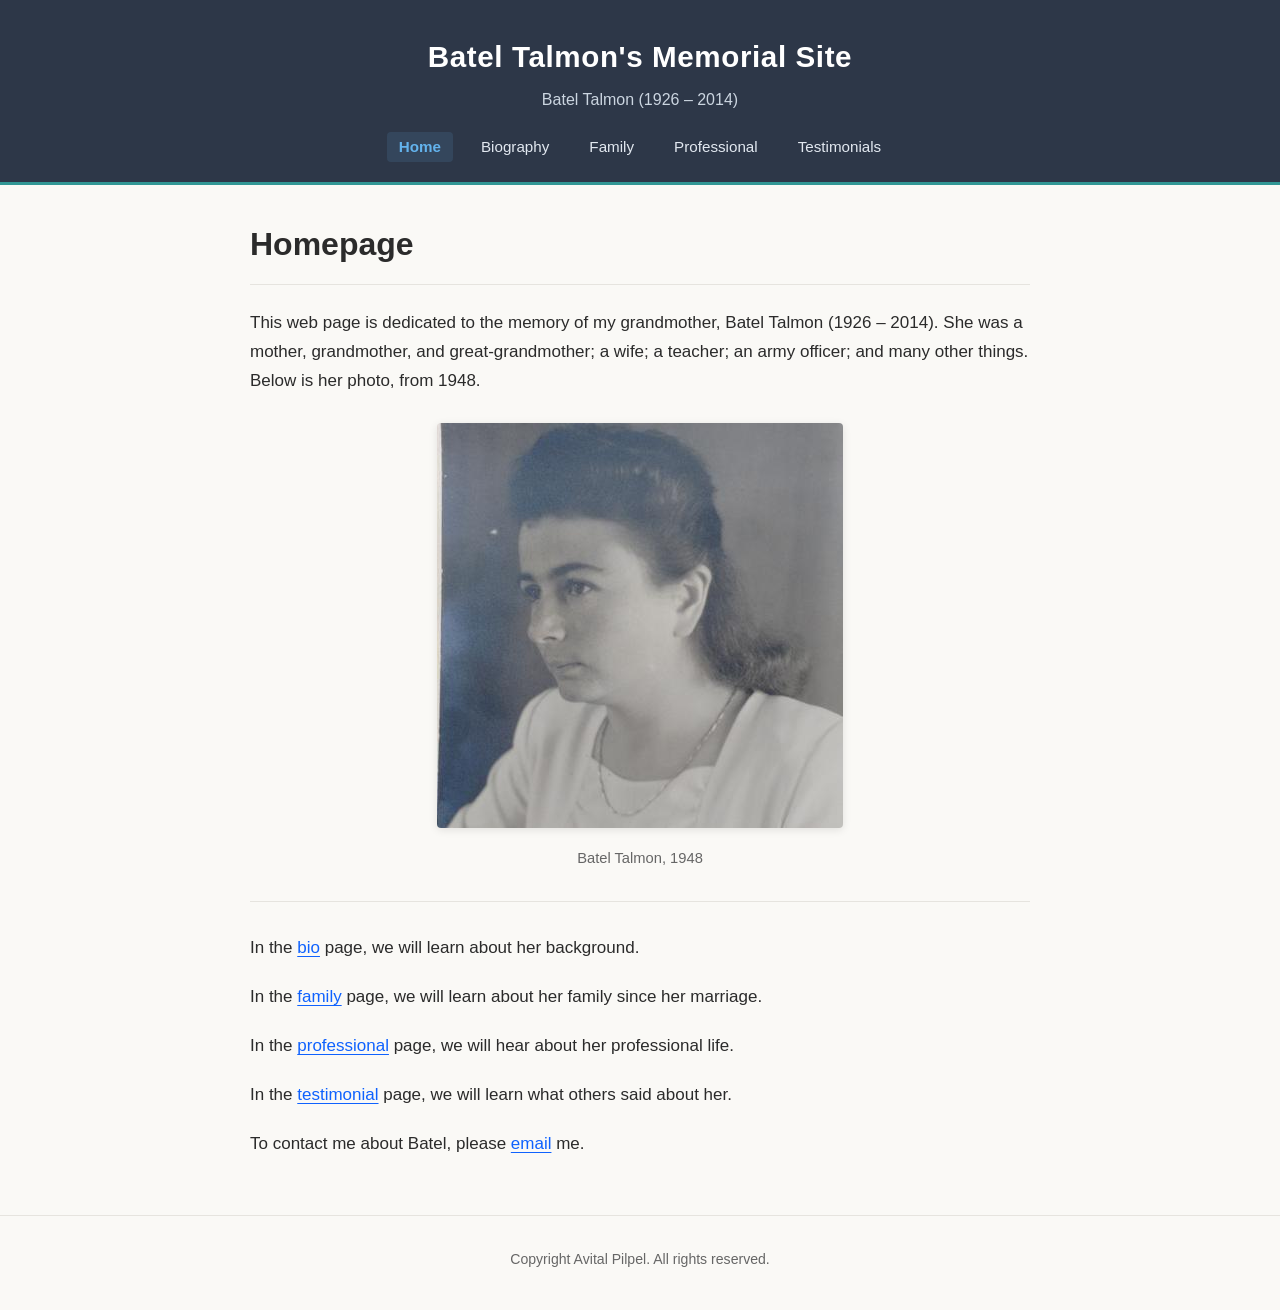
<file: index.html>
<!DOCTYPE html>
<html lang="en">
<head>
  <meta charset="utf-8">
  <meta name="viewport" content="width=device-width, initial-scale=1.0">
  <title>Batel Talmon's Memorial Site | Home</title>
  <meta name="description" content="Memorial website dedicated to Batel Talmon (1926 - 2014): mother, grandmother, wife, teacher, army officer, and Palmach veteran.">
  <link rel="stylesheet" href="css/style.css">
</head>
<body>
  <header class="site-header">
    <h1><a href="index.html">Batel Talmon's Memorial Site</a></h1>
    <div class="subtitle">Batel Talmon (1926 &ndash; 2014)</div>
    <nav>
      <ul class="site-nav">
        <li><a href="index.html" class="active">Home</a></li>
        <li><a href="bio.html">Biography</a></li>
        <li><a href="family.html">Family</a></li>
        <li><a href="professional.html">Professional</a></li>
        <li><a href="testimonials.html">Testimonials</a></li>
      </ul>
    </nav>
  </header>

  <main class="container">
    <h2 class="page-title">Homepage</h2>

    <p>
      This web page is dedicated to the memory of my grandmother, Batel Talmon (1926 &ndash; 2014). She was a mother, grandmother, and great-grandmother; a wife; a teacher; an army officer; and many other things. Below is her photo, from 1948.
    </p>

    <figure>
      <img src="images/batel_1948.jpg" alt="Batel Talmon, 1948" width="406" height="405">
      <figcaption>Batel Talmon, 1948</figcaption>
    </figure>

    <hr>

    <p>In the <a href="bio.html">bio</a> page, we will learn about her background.</p>
    <p>In the <a href="family.html">family</a> page, we will learn about her family since her marriage.</p>
    <p>In the <a href="professional.html">professional</a> page, we will hear about her professional life.</p>
    <p>In the <a href="testimonials.html">testimonial</a> page, we will learn what others said about her.</p>

    <p>To contact me about Batel, please <a href="mailto:avital.pilpel@batel-talmon.com">email</a> me.</p>
  </main>

  <footer class="site-footer">
    <p>Copyright Avital Pilpel. All rights reserved.</p>
  </footer>
</body>
</html>
</file>
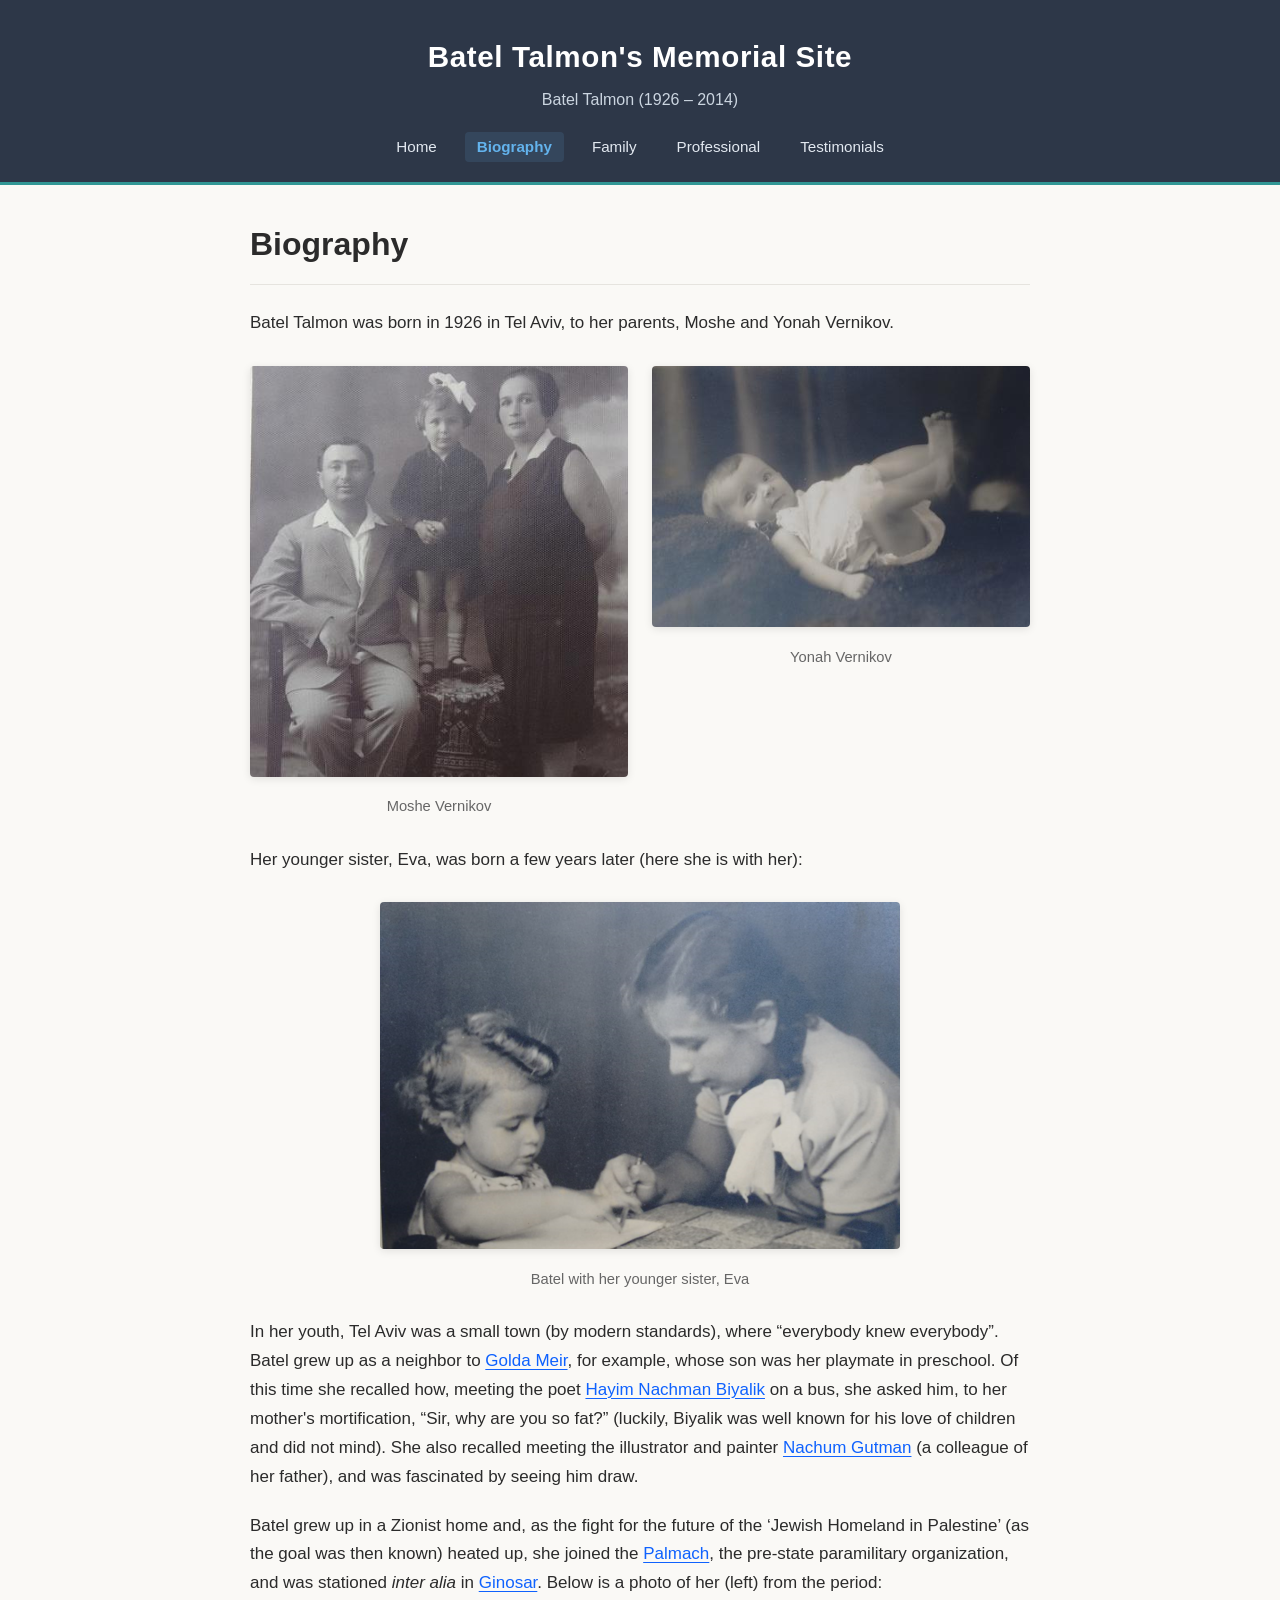
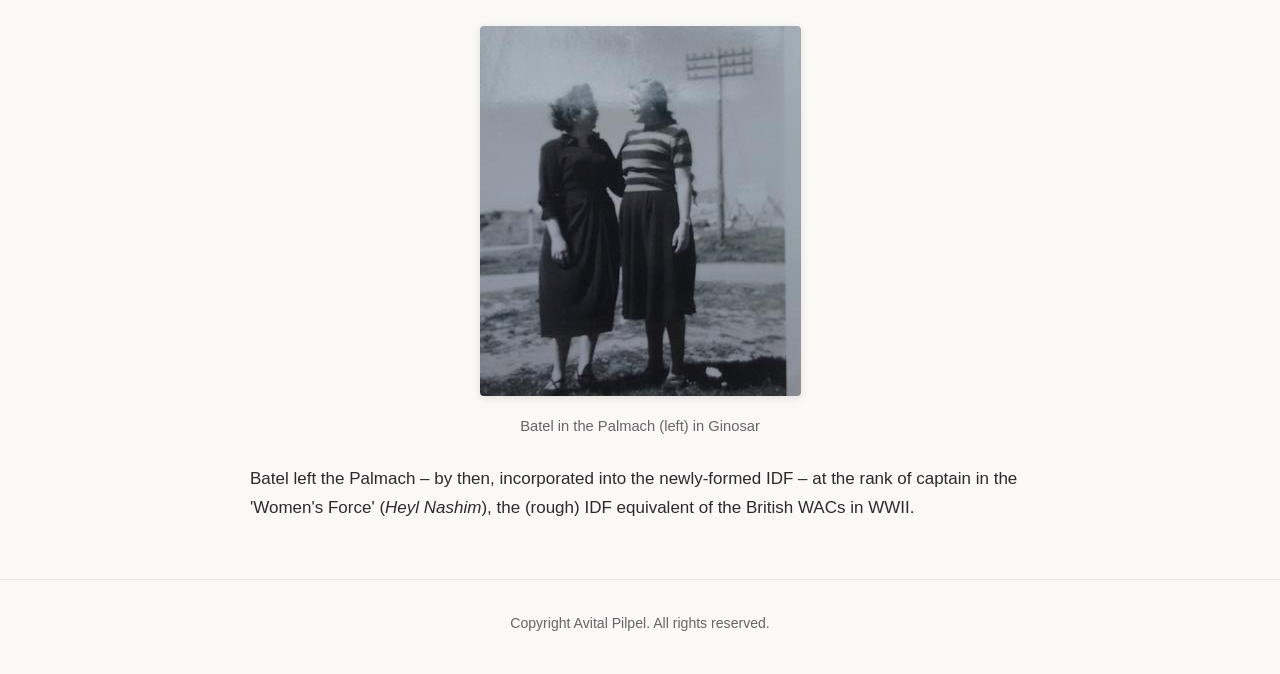
<file: bio.html>
<!DOCTYPE html>
<html lang="en">
<head>
  <meta charset="utf-8">
  <meta name="viewport" content="width=device-width, initial-scale=1.0">
  <title>Batel Talmon's Memorial Site | Biography</title>
  <meta name="description" content="Biography of Batel Talmon: childhood in Tel Aviv, parents Moshe and Yonah Vernikov, sister Eva, youth, and service in the Palmach and IDF.">
  <link rel="stylesheet" href="css/style.css">
</head>
<body>
  <header class="site-header">
    <h1><a href="index.html">Batel Talmon's Memorial Site</a></h1>
    <div class="subtitle">Batel Talmon (1926 &ndash; 2014)</div>
    <nav>
      <ul class="site-nav">
        <li><a href="index.html">Home</a></li>
        <li><a href="bio.html" class="active">Biography</a></li>
        <li><a href="family.html">Family</a></li>
        <li><a href="professional.html">Professional</a></li>
        <li><a href="testimonials.html">Testimonials</a></li>
      </ul>
    </nav>
  </header>

  <main class="container">
    <h2 class="page-title">Biography</h2>

    <p>
      Batel Talmon was born in 1926 in Tel Aviv, to her parents, Moshe and Yonah Vernikov.
    </p>

    <div class="image-row">
      <figure>
        <img src="images/moshe_vernikov.jpg" alt="Moshe Vernikov, Batel's father">
        <figcaption>Moshe Vernikov</figcaption>
      </figure>
      <figure>
        <img src="images/yonah_vernikov.jpg" alt="Yonah Vernikov, Batel's mother">
        <figcaption>Yonah Vernikov</figcaption>
      </figure>
    </div>

    <p>
      Her younger sister, Eva, was born a few years later (here she is with her):
    </p>

    <figure>
      <img src="images/batel_and_eva.png" alt="Batel with her sister Eva">
      <figcaption>Batel with her younger sister, Eva</figcaption>
    </figure>

    <p>
      In her youth, Tel Aviv was a small town (by modern standards), where &ldquo;everybody knew everybody&rdquo;. Batel grew up as a neighbor to <a href="https://en.wikipedia.org/wiki/Golda_Meir" target="_blank" rel="noopener">Golda Meir</a>, for example, whose son was her playmate in preschool. Of this time she recalled how, meeting the poet <a href="https://en.wikipedia.org/wiki/Hayim_Nahman_Bialik" target="_blank" rel="noopener">Hayim Nachman Biyalik</a> on a bus, she asked him, to her mother's mortification, &ldquo;Sir, why are you so fat?&rdquo; (luckily, Biyalik was well known for his love of children and did not mind). She also recalled meeting the illustrator and painter <a href="https://en.wikipedia.org/wiki/Nachum_Gutman" target="_blank" rel="noopener">Nachum Gutman</a> (a colleague of her father), and was fascinated by seeing him draw.
    </p>

    <p>
      Batel grew up in a Zionist home and, as the fight for the future of the &lsquo;Jewish Homeland in Palestine&rsquo; (as the goal was then known) heated up, she joined the <a href="https://en.wikipedia.org/wiki/Palmach" target="_blank" rel="noopener">Palmach</a>, the pre-state paramilitary organization, and was stationed <em>inter alia</em> in <a href="https://en.wikipedia.org/wiki/Ginosar" target="_blank" rel="noopener">Ginosar</a>. Below is a photo of her (left) from the period:
    </p>

    <figure>
      <img src="images/batel_palmach.jpg" alt="Batel Talmon in the Palmach (left)">
      <figcaption>Batel in the Palmach (left) in Ginosar</figcaption>
    </figure>

    <p>
      Batel left the Palmach &ndash; by then, incorporated into the newly-formed IDF &ndash; at the rank of captain in the 'Women's Force' (<em>Heyl Nashim</em>), the (rough) IDF equivalent of the British WACs in WWII.
    </p>
  </main>

  <footer class="site-footer">
    <p>Copyright Avital Pilpel. All rights reserved.</p>
  </footer>
</body>
</html>
</file>
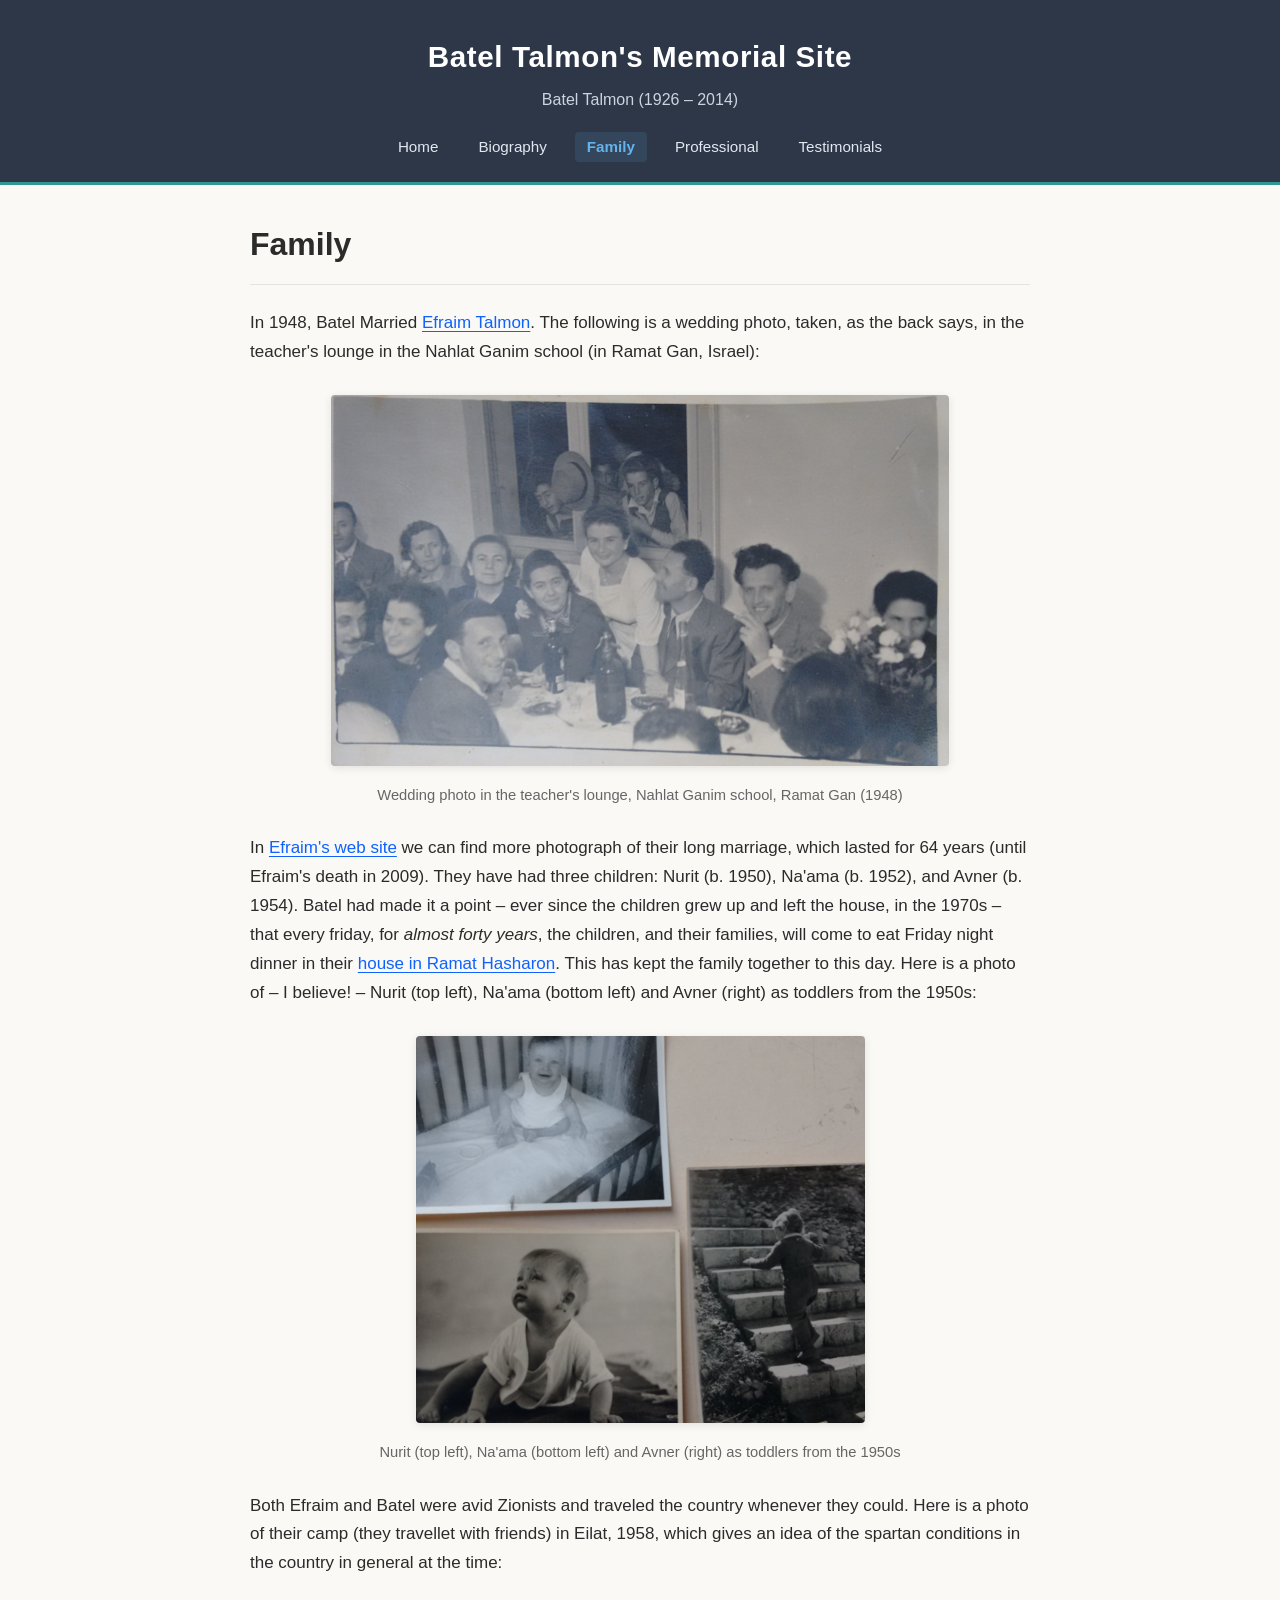
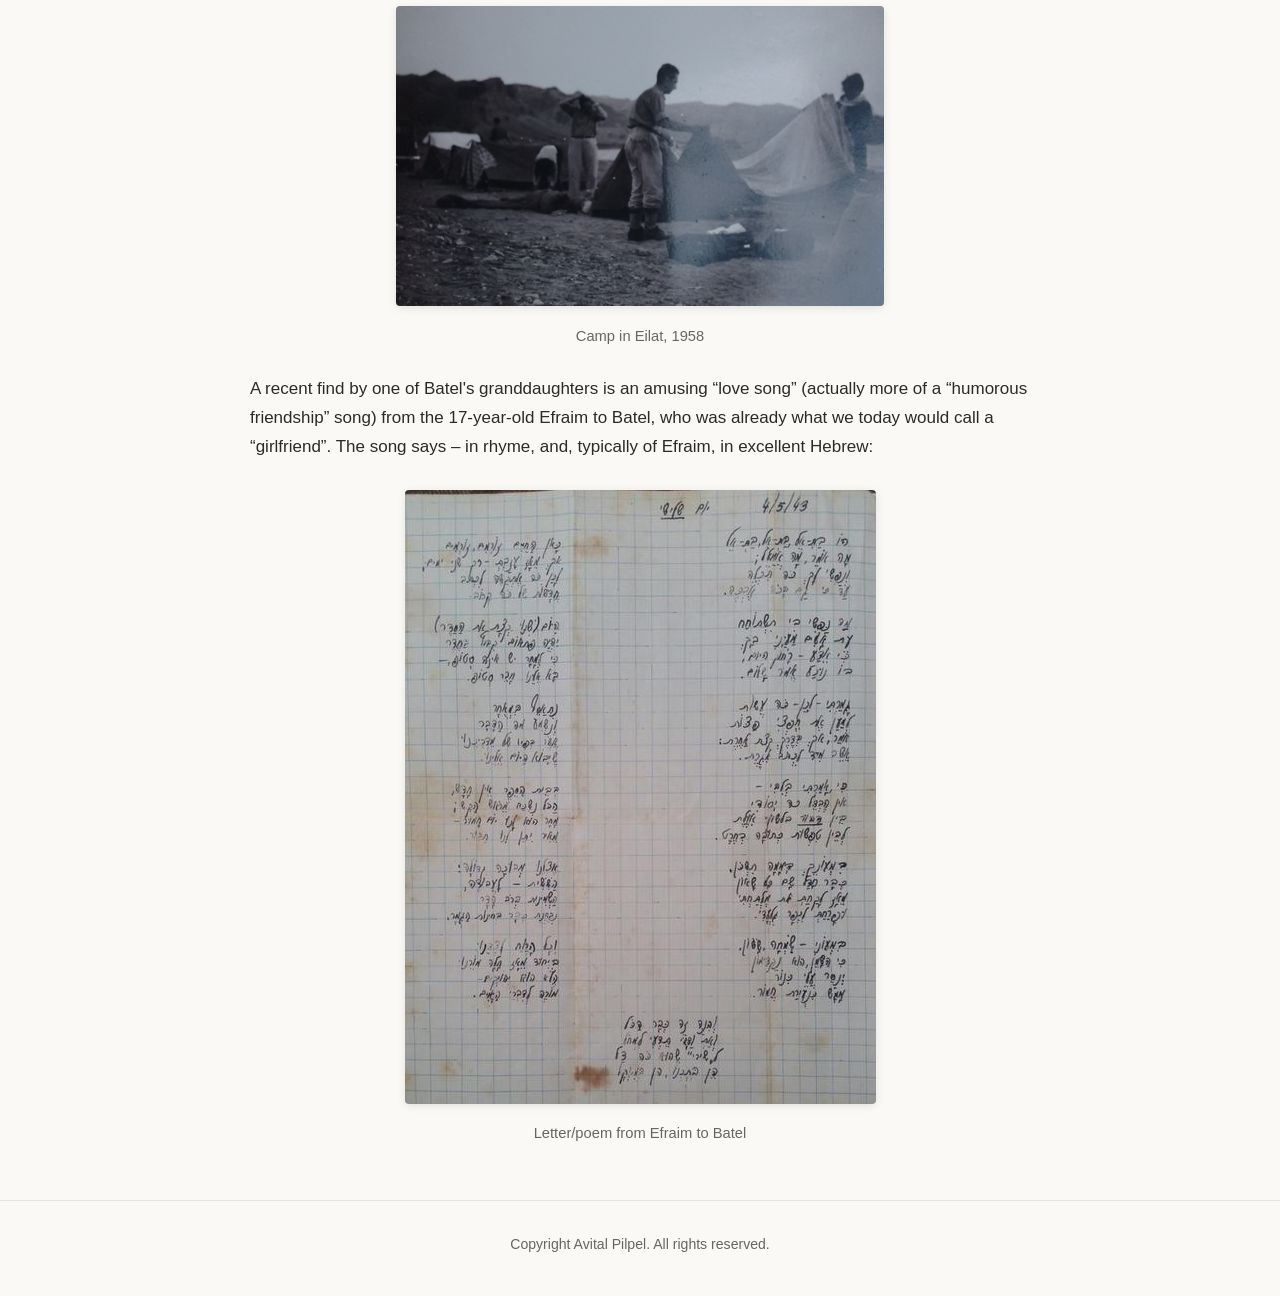
<file: family.html>
<!DOCTYPE html>
<html lang="en">
<head>
  <meta charset="utf-8">
  <meta name="viewport" content="width=device-width, initial-scale=1.0">
  <title>Batel Talmon's Memorial Site | Family</title>
  <meta name="description" content="Family life of Batel Talmon: marriage to Efraim Talmon, children, Friday family dinners in Ramat Hasharon, travels in Israel, and letters.">
  <link rel="stylesheet" href="css/style.css">
</head>
<body>
  <header class="site-header">
    <h1><a href="index.html">Batel Talmon's Memorial Site</a></h1>
    <div class="subtitle">Batel Talmon (1926 &ndash; 2014)</div>
    <nav>
      <ul class="site-nav">
        <li><a href="index.html">Home</a></li>
        <li><a href="bio.html">Biography</a></li>
        <li><a href="family.html" class="active">Family</a></li>
        <li><a href="professional.html">Professional</a></li>
        <li><a href="testimonials.html">Testimonials</a></li>
      </ul>
    </nav>
  </header>

  <main class="container">
    <h2 class="page-title">Family</h2>

    <p>
      In 1948, Batel Married <a href="http://www.efraimtalmon.com/Home_Page.php" target="_blank" rel="noopener">Efraim Talmon</a>. The following is a wedding photo, taken, as the back says, in the teacher's lounge in the Nahlat Ganim school (in Ramat Gan, Israel):
    </p>

    <figure>
      <img src="images/wedding_1948.png" alt="Wedding photo of Batel and Efraim Talmon, 1948">
      <figcaption>Wedding photo in the teacher's lounge, Nahlat Ganim school, Ramat Gan (1948)</figcaption>
    </figure>

    <p>
      In <a href="http://www.efraimtalmon.com/The_Family.php" target="_blank" rel="noopener">Efraim's web site</a> we can find more photograph of their long marriage, which lasted for 64 years (until Efraim's death in 2009). They have had three children: Nurit (b. 1950), Na'ama (b. 1952), and Avner (b. 1954). Batel had made it a point &ndash; ever since the children grew up and left the house, in the 1970s &ndash; that every friday, for <em>almost forty years</em>, the children, and their families, will come to eat Friday night dinner in their <a href="http://www.efraimtalmon.com/The_Scholar.php" target="_blank" rel="noopener">house in Ramat Hasharon</a>. This has kept the family together to this day. Here is a photo of &ndash; I believe! &ndash; Nurit (top left), Na'ama (bottom left) and Avner (right) as toddlers from the 1950s:
    </p>

    <figure>
      <img src="images/children_1950s.png" alt="Nurit, Na'ama and Avner as toddlers, 1950s">
      <figcaption>Nurit (top left), Na'ama (bottom left) and Avner (right) as toddlers from the 1950s</figcaption>
    </figure>

    <p>
      Both Efraim and Batel were avid Zionists and traveled the country whenever they could. Here is a photo of their camp (they travellet with friends) in Eilat, 1958, which gives an idea of the spartan conditions in the country in general at the time:
    </p>

    <figure>
      <img src="images/eilat_camp_1958.png" alt="Camp in Eilat, 1958">
      <figcaption>Camp in Eilat, 1958</figcaption>
    </figure>

    <p>
      A recent find by one of Batel's granddaughters is an amusing &ldquo;love song&rdquo; (actually more of a &ldquo;humorous friendship&rdquo; song) from the 17-year-old Efraim to Batel, who was already what we today would call a &ldquo;girlfriend&rdquo;. The song says &ndash; in rhyme, and, typically of Efraim, in excellent Hebrew:
    </p>

    <figure>
      <img src="images/efraim_love_song.jpg" alt="Song/poem from Efraim to Batel">
      <figcaption>Letter/poem from Efraim to Batel</figcaption>
    </figure>
  </main>

  <footer class="site-footer">
    <p>Copyright Avital Pilpel. All rights reserved.</p>
  </footer>
</body>
</html>
</file>
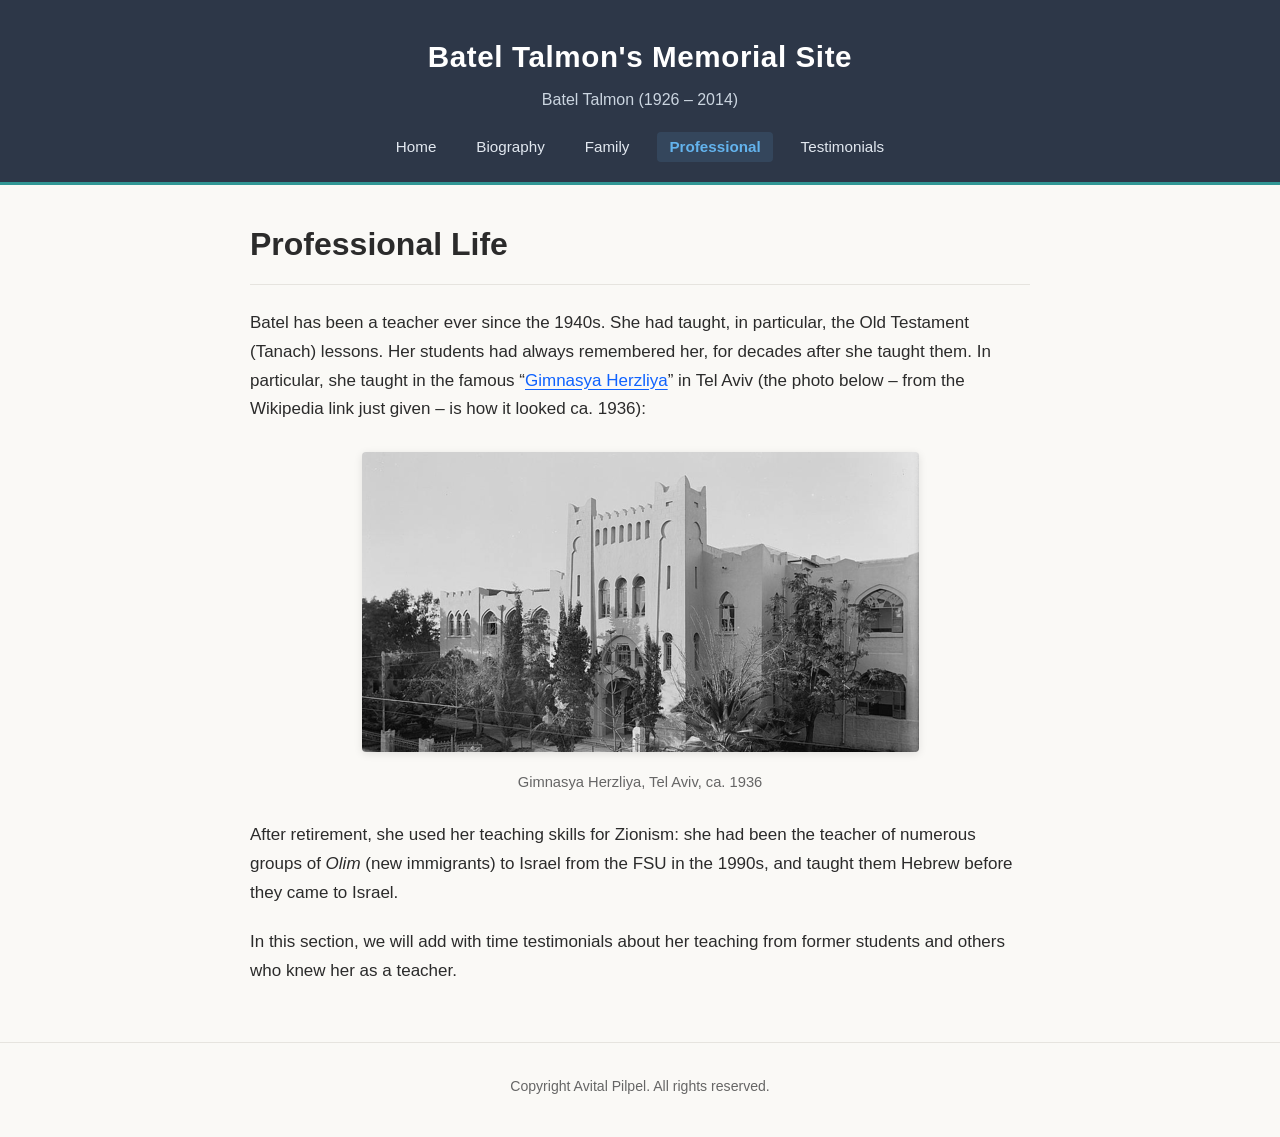
<file: professional.html>
<!DOCTYPE html>
<html lang="en">
<head>
  <meta charset="utf-8">
  <meta name="viewport" content="width=device-width, initial-scale=1.0">
  <title>Batel Talmon's Memorial Site | Professional Life</title>
  <meta name="description" content="Professional life of Batel Talmon: Tanach (Bible) teacher at Gimnasya Herzliya in Tel Aviv and Hebrew teacher for Olim from the FSU.">
  <link rel="stylesheet" href="css/style.css">
</head>
<body>
  <header class="site-header">
    <h1><a href="index.html">Batel Talmon's Memorial Site</a></h1>
    <div class="subtitle">Batel Talmon (1926 &ndash; 2014)</div>
    <nav>
      <ul class="site-nav">
        <li><a href="index.html">Home</a></li>
        <li><a href="bio.html">Biography</a></li>
        <li><a href="family.html">Family</a></li>
        <li><a href="professional.html" class="active">Professional</a></li>
        <li><a href="testimonials.html">Testimonials</a></li>
      </ul>
    </nav>
  </header>

  <main class="container">
    <h2 class="page-title">Professional Life</h2>

    <p>
      Batel has been a teacher ever since the 1940s. She had taught, in particular, the Old Testament (Tanach) lessons. Her students had always remembered her, for decades after she taught them. In particular, she taught in the famous &ldquo;<a href="https://en.wikipedia.org/wiki/Herzliya_Hebrew_Gymnasium" target="_blank" rel="noopener">Gimnasya Herzliya</a>&rdquo; in Tel Aviv (the photo below &ndash; from the Wikipedia link just given &ndash; is how it looked ca. 1936):
    </p>

    <figure>
      <img src="images/gymnasia_herzliya.png" alt="Gimnasya Herzliya ca. 1936">
      <figcaption>Gimnasya Herzliya, Tel Aviv, ca. 1936</figcaption>
    </figure>

    <p>
      After retirement, she used her teaching skills for Zionism: she had been the teacher of numerous groups of <em>Olim</em> (new immigrants) to Israel from the FSU in the 1990s, and taught them Hebrew before they came to Israel.
    </p>

    <p>
      In this section, we will add with time testimonials about her teaching from former students and others who knew her as a teacher.
    </p>
  </main>

  <footer class="site-footer">
    <p>Copyright Avital Pilpel. All rights reserved.</p>
  </footer>
</body>
</html>
</file>
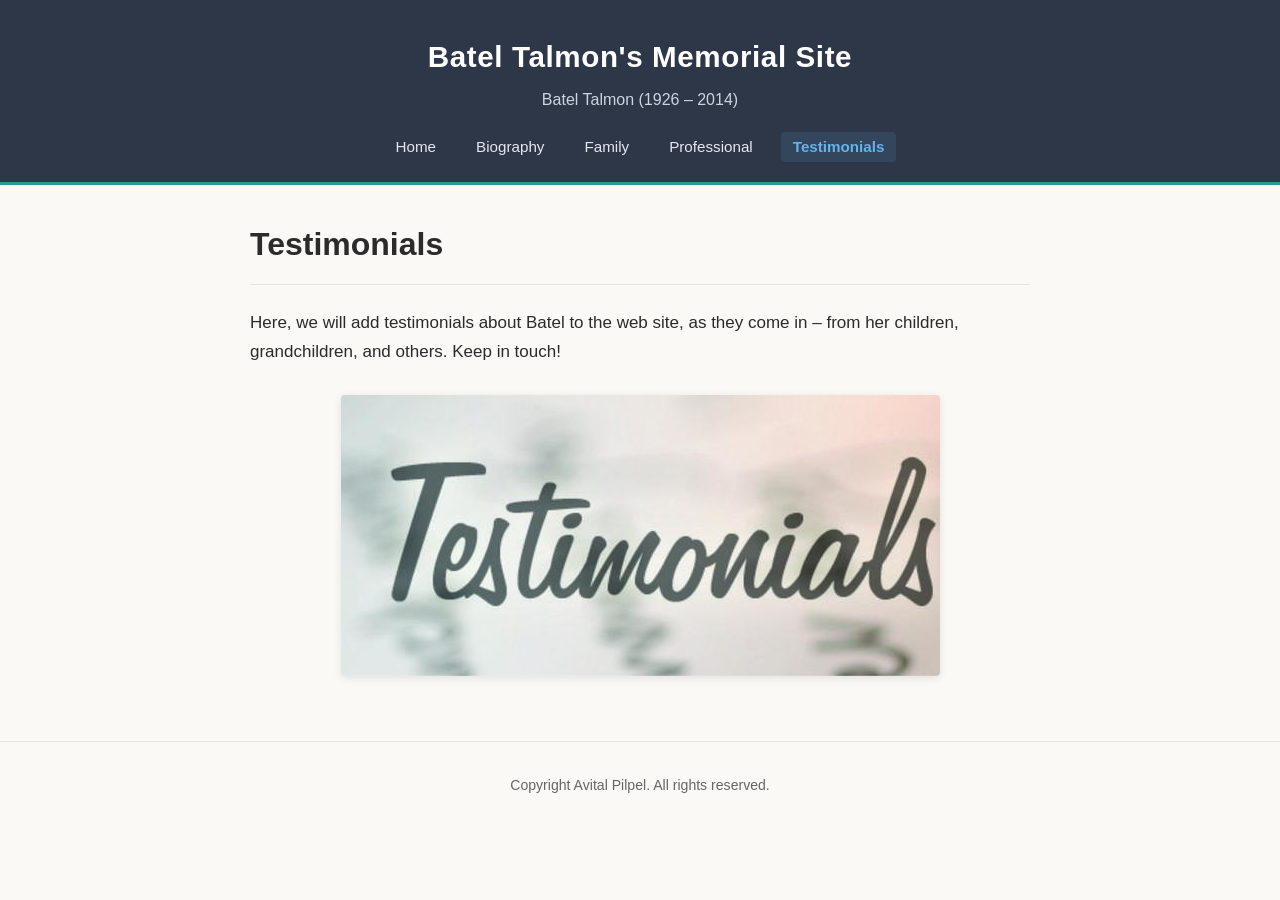
<file: testimonials.html>
<!DOCTYPE html>
<html lang="en">
<head>
  <meta charset="utf-8">
  <meta name="viewport" content="width=device-width, initial-scale=1.0">
  <title>Batel Talmon's Memorial Site | Testimonials</title>
  <meta name="description" content="Testimonials and recollections about Batel Talmon from family, students, and colleagues.">
  <link rel="stylesheet" href="css/style.css">
</head>
<body>
  <header class="site-header">
    <h1><a href="index.html">Batel Talmon's Memorial Site</a></h1>
    <div class="subtitle">Batel Talmon (1926 &ndash; 2014)</div>
    <nav>
      <ul class="site-nav">
        <li><a href="index.html">Home</a></li>
        <li><a href="bio.html">Biography</a></li>
        <li><a href="family.html">Family</a></li>
        <li><a href="professional.html">Professional</a></li>
        <li><a href="testimonials.html" class="active">Testimonials</a></li>
      </ul>
    </nav>
  </header>

  <main class="container">
    <h2 class="page-title">Testimonials</h2>

    <p>
      Here, we will add testimonials about Batel to the web site, as they come in &ndash; from her children, grandchildren, and others. Keep in touch!
    </p>

    <figure>
      <img src="images/testimonials_batel.jpg" alt="Batel Talmon photograph" width="599" height="281">
    </figure>
  </main>

  <footer class="site-footer">
    <p>Copyright Avital Pilpel. All rights reserved.</p>
  </footer>
</body>
</html>
</file>
<file: css/style.css>
/* ==========================================================================
   Batel Talmon (1926 - 2014) Memorial Website
   Clean, modern, responsive styles for GitHub Pages
   ========================================================================== */

:root {
  --bg-color: #faf9f6;
  --surface-color: #ffffff;
  --text-color: #2b2b2b;
  --text-muted: #666666;
  --border-color: #e6e4df;
  --link-color: #0f62fe;
  --link-hover: #0043ce;
  --header-bg: #2d3748;
  --nav-text: #e2e8f0;
  --nav-hover: #ffffff;
  --nav-active: #63b3ed;
  --max-width: 820px;
}

@media (prefers-color-scheme: dark) {
  :root {
    --bg-color: #141618;
    --surface-color: #1e2023;
    --text-color: #e2e8f0;
    --text-muted: #a0aec0;
    --border-color: #2d3748;
    --link-color: #63b3ed;
    --link-hover: #90cdf4;
    --header-bg: #1a202c;
    --nav-text: #cbd5e0;
    --nav-hover: #ffffff;
    --nav-active: #63b3ed;
  }
}

* {
  box-sizing: border-box;
  margin: 0;
  padding: 0;
}

body {
  font-family: -apple-system, BlinkMacSystemFont, "Segoe UI", Roboto, "Helvetica Neue", Arial, sans-serif;
  font-size: 17px;
  line-height: 1.7;
  color: var(--text-color);
  background-color: var(--bg-color);
}

.site-header {
  background-color: var(--header-bg);
  color: #ffffff;
  padding: 2rem 1rem 1.25rem;
  text-align: center;
  border-bottom: 3px solid #319795;
}

.site-header h1 {
  font-size: 1.85rem;
  font-weight: 700;
  letter-spacing: 0.02em;
  margin: 0 0 0.25rem 0;
}

.site-header h1 a {
  color: #ffffff;
  text-decoration: none;
}

.site-header .subtitle {
  font-size: 1rem;
  color: #cbd5e0;
  margin-bottom: 1.25rem;
}

.site-nav {
  display: flex;
  flex-wrap: wrap;
  justify-content: center;
  gap: 0.5rem 1rem;
  list-style: none;
  padding: 0;
  margin: 0;
}

.site-nav a {
  color: var(--nav-text);
  text-decoration: none;
  font-size: 0.95rem;
  font-weight: 500;
  padding: 0.4rem 0.75rem;
  border-radius: 4px;
  transition: background-color 0.15s ease, color 0.15s ease;
}

.site-nav a:hover {
  color: var(--nav-hover);
  background-color: rgba(255, 255, 255, 0.1);
}

.site-nav a.active {
  color: var(--nav-active);
  font-weight: 600;
  background-color: rgba(99, 179, 237, 0.12);
}

.container {
  max-width: var(--max-width);
  margin: 2rem auto;
  padding: 0 1.25rem;
}

.page-title {
  font-size: 2rem;
  font-weight: 700;
  margin-bottom: 1.5rem;
  padding-bottom: 0.75rem;
  border-bottom: 1px solid var(--border-color);
  color: var(--text-color);
}

h2 {
  font-size: 1.45rem;
  margin-top: 2rem;
  margin-bottom: 0.75rem;
  color: var(--text-color);
}

p {
  margin-bottom: 1.25rem;
}

a {
  color: var(--link-color);
  text-decoration: underline;
  text-underline-offset: 3px;
}

a:hover {
  color: var(--link-hover);
}

figure {
  margin: 1.75rem 0;
  text-align: center;
}

figure img {
  max-width: 100%;
  height: auto;
  border-radius: 4px;
  box-shadow: 0 2px 8px rgba(0, 0, 0, 0.1);
  display: inline-block;
}

figcaption {
  margin-top: 0.6rem;
  font-size: 0.92rem;
  color: var(--text-muted);
  line-height: 1.45;
}

.image-row {
  display: flex;
  flex-wrap: wrap;
  gap: 1.5rem;
  justify-content: center;
  margin: 1.75rem 0;
}

.image-row figure {
  margin: 0;
  flex: 1 1 300px;
  max-width: 380px;
}

hr {
  border: 0;
  height: 1px;
  background-color: var(--border-color);
  margin: 2rem 0;
}

.site-footer {
  margin-top: 3.5rem;
  padding: 2rem 1.25rem;
  border-top: 1px solid var(--border-color);
  text-align: center;
  font-size: 0.88rem;
  color: var(--text-muted);
}

.site-footer p {
  margin-bottom: 0.4rem;
}

@media (max-width: 640px) {
  .site-header h1 {
    font-size: 1.5rem;
  }
  
  .site-nav {
    flex-direction: column;
    align-items: center;
    gap: 0.25rem;
  }
}
</file>
